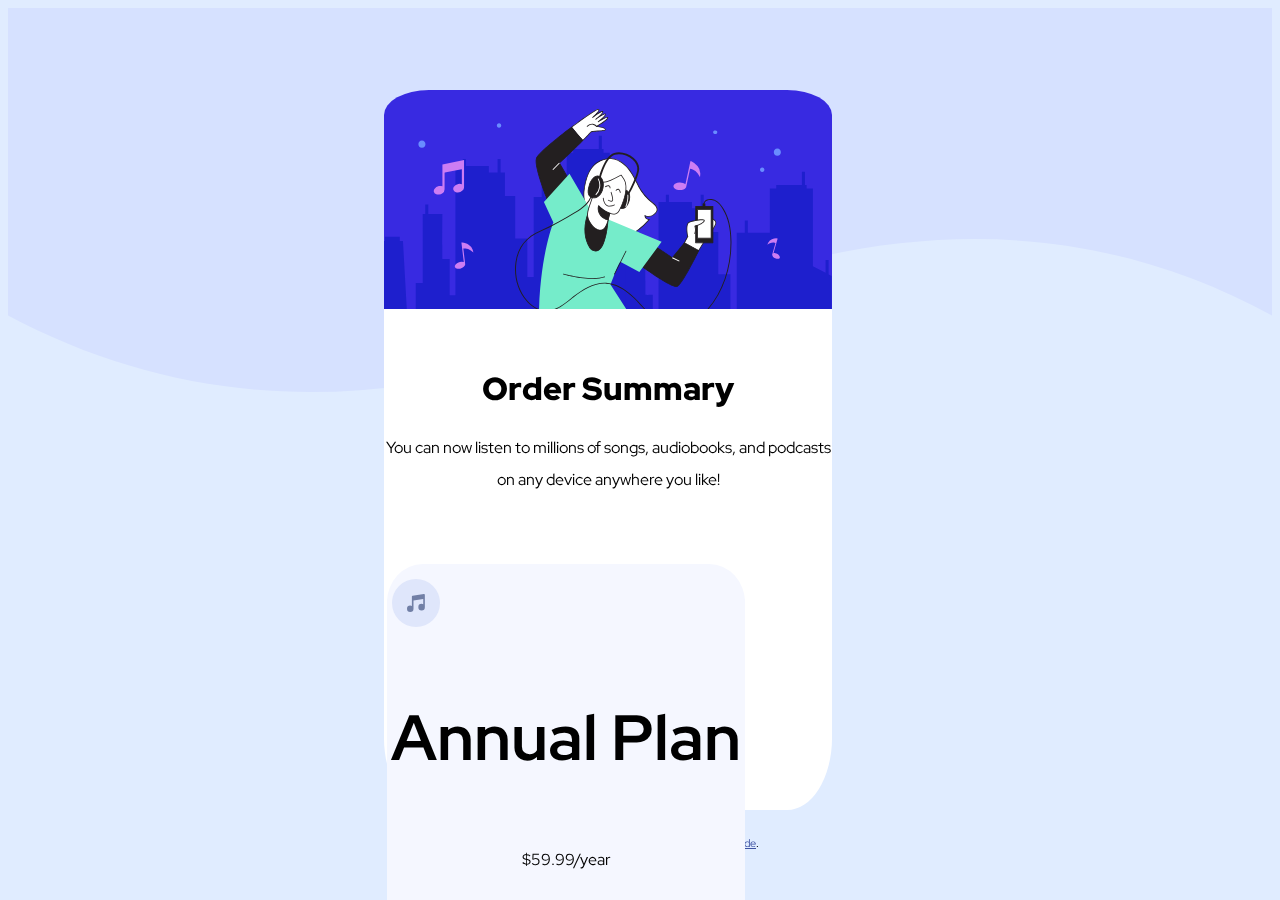
<file: 1 order-summary-component-main/index.html>
<!DOCTYPE html>
<html lang="en">

<head>
  <meta charset="UTF-8">
  <meta name="viewport" content="width=device-width, initial-scale=1.0"> <!-- displays site properly based on user's device -->

  <link rel="icon" type="image/png" sizes="32x32" href="./images/favicon-32x32.png">

  <title>Frontend Mentor | Order summary card</title>

  <!-- bootsrap -->
  <link href="https://cdn.jsdelivr.net/npm/bootstrap@5.1.0/dist/css/bootstrap.min.css" rel="stylesheet" integrity="sha384-KyZXEAg3QhqLMpG8r+8fhAXLRk2vvoC2f3B09zVXn8CA5QIVfZOJ3BCsw2P0p/We" crossorigin="anonymous">
  <script src="https://cdn.jsdelivr.net/npm/bootstrap@5.1.0/dist/js/bootstrap.bundle.min.js" integrity="sha384-U1DAWAznBHeqEIlVSCgzq+c9gqGAJn5c/t99JyeKa9xxaYpSvHU5awsuZVVFIhvj" crossorigin="anonymous"></script>

  <!-- css -->
  <link rel="stylesheet" href="styles.css">

  <!-- Feel free to remove these styles or customise in your own stylesheet 👍 -->

  <!-- font -->
  <link rel="preconnect" href="https://fonts.googleapis.com">
  <link rel="preconnect" href="https://fonts.gstatic.com" crossorigin>
  <link href="https://fonts.googleapis.com/css2?family=Red+Hat+Display&display=swap" rel="stylesheet">

  <style>
    .attribution {
      font-size: 11px;
      text-align: center;
    }

    .attribution a {
      color: hsl(228, 45%, 44%);
    }
  </style>

</head>

<body class="background">


  <section class="dialog-box">
    <img src="images/pattern-background-desktop.svg" alt="background image" class="background-image">

    <div class="container big-box">
      <div class="row justify-content-center">
        <div class="col-12">
          <img class="hero-img" src="images/illustration-hero.svg" alt="hero picture">
        </div>
      </div>

      <div class="row justify-content-center">
        <div class="col-8">
          <h1 class="order-summary"> <strong>Order Summary</strong></h1>
          <p class="order-description">You can now listen to millions of songs, audiobooks, and podcasts on any device anywhere you like!</p>
        </div>
      </div>

      <div class="row justify-content-center">
        <div class="col-12">
          <div class="container pricing">
            <div class="row price-style">
              <div class="col-2">
                <img src="images/icon-music.svg" alt="music" class="music">
              </div>
              <div class="col-7 ">
                <div class="row annual ">
                  <h1 class="annual-plan">Annual Plan</h1>
                </div>
                <div class="row price-per-year">
                  <p >$59.99/year</p>
                </div>
              </div>

              <div class="col-2 change">
                <a href="#" class="change hover">Change</a>
              </div>
            </div>

          </div>
        </div>


        <div class="row justify-content-center payment">
          <div class="col-10">
            <div class="d-grid gap-1">
              <button class="btn btn-primary btn-lg payment-btn hover" type="button">Proceed to Payment
              </button>


            </div>
          </div>

          <div class="row justify-content-center cancel">
            <div class="col-4">

              <a href="#" class="hover"> Cancel Order</a>
            </div>
          </div>
  </section>


</body>
<footer>
  <div class="attribution">
    Challenge by <a href="https://www.frontendmentor.io?ref=challenge" target="_blank">Frontend Mentor</a>.
    Coded by <a href="#">edocode</a>.
  </div>
</footer>

</html>
</file>
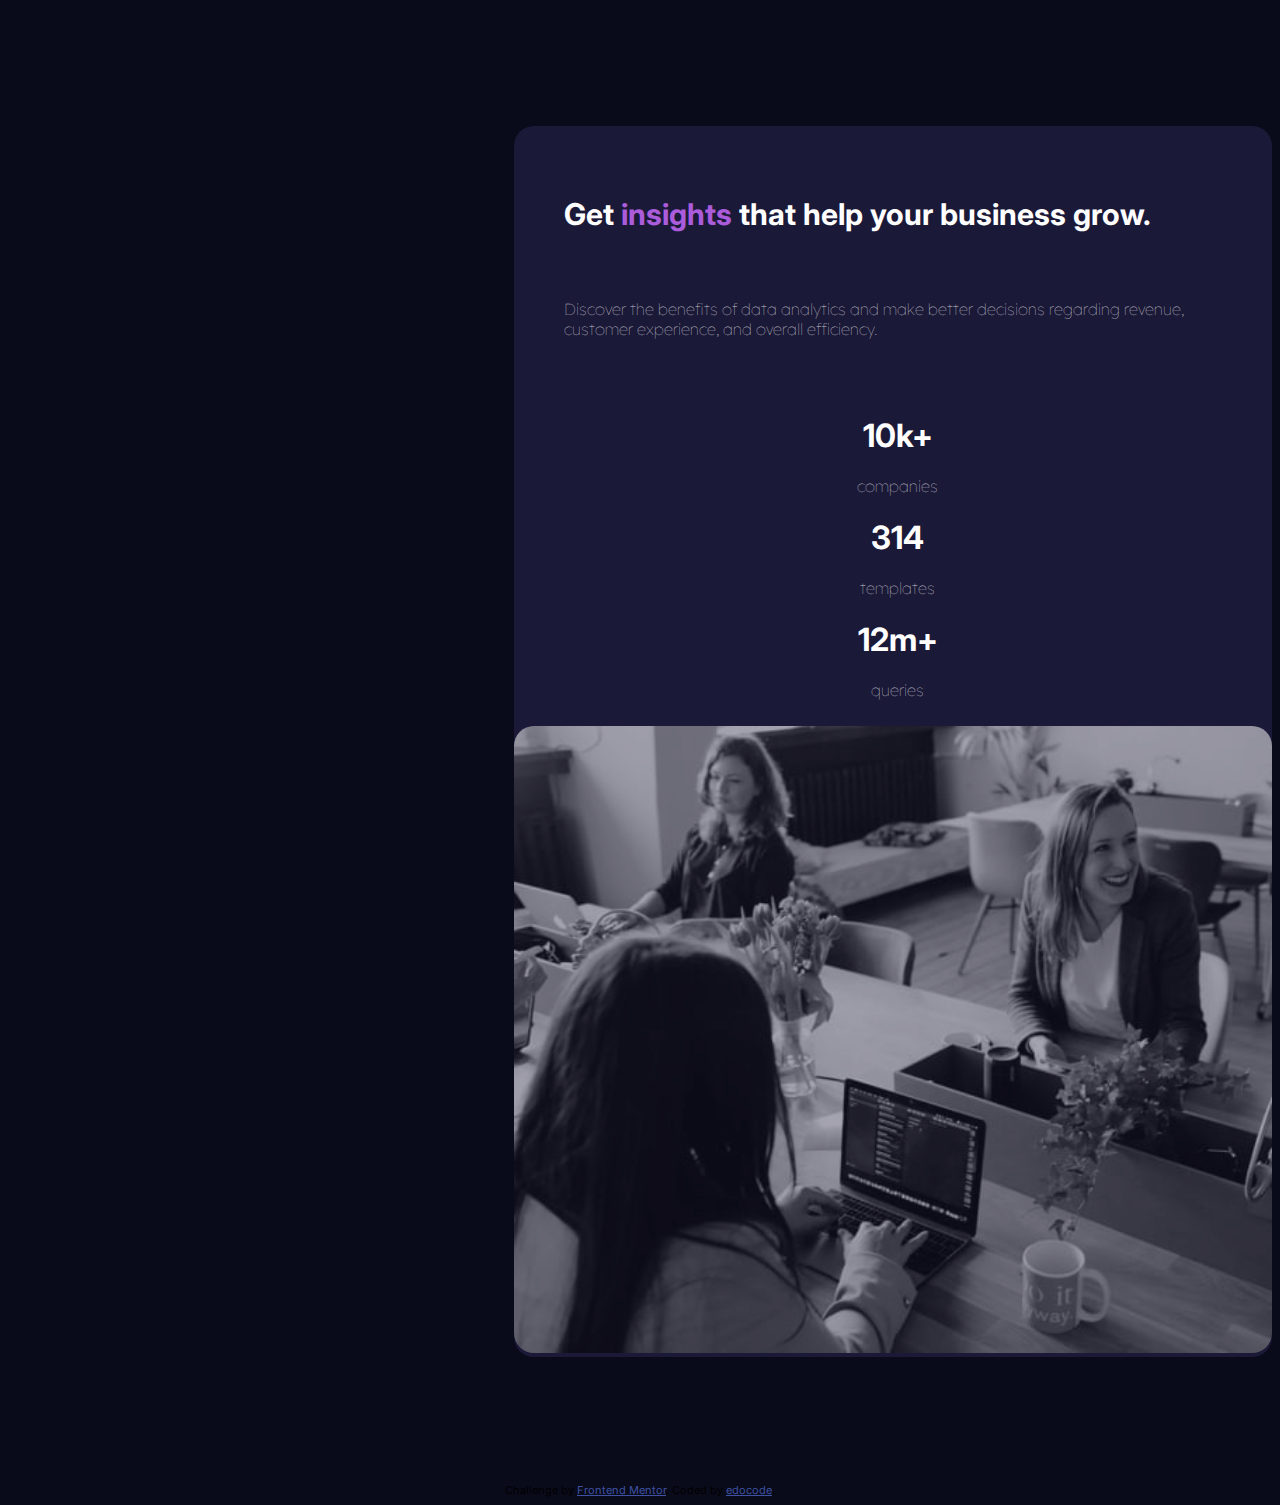
<file: 2 stats-preview-card-component-main/index.html>
<!DOCTYPE html>
<html lang="en">

<head>
  <meta charset="UTF-8">
  <meta name="viewport" content="width=device-width, initial-scale=1.0"> <!-- displays site properly based on user's device -->

  <title>Frontend Mentor | Stats preview card component</title>

  <link rel="icon" type="image/png" sizes="32x32" href="./images/favicon-32x32.png">

  <!-- css -->
  <link rel="stylesheet" href="styles.css">

  <!-- bootstrap -->
  <link href="https://cdn.jsdelivr.net/npm/bootstrap@5.1.0/dist/css/bootstrap.min.css" rel="stylesheet" integrity="sha384-KyZXEAg3QhqLMpG8r+8fhAXLRk2vvoC2f3B09zVXn8CA5QIVfZOJ3BCsw2P0p/We" crossorigin="anonymous">
  <script src="https://cdn.jsdelivr.net/npm/bootstrap@5.1.0/dist/js/bootstrap.bundle.min.js" integrity="sha384-U1DAWAznBHeqEIlVSCgzq+c9gqGAJn5c/t99JyeKa9xxaYpSvHU5awsuZVVFIhvj" crossorigin="anonymous"></script>

  <!-- google font -->
  <link rel="preconnect" href="https://fonts.googleapis.com">
  <link rel="preconnect" href="https://fonts.gstatic.com" crossorigin>
  <link href="https://fonts.googleapis.com/css2?family=Inter:wght@400;700&family=Lexend+Deca&display=swap" rel="stylesheet">

  <!-- Feel free to remove these styles or customise in your own stylesheet 👍 -->
  <style>
    .attribution {
      font-size: 11px;
      text-align: center;
    }

    .attribution a {
      color: hsl(228, 45%, 44%);
    }
  </style>
</head>

<body>
  <section>

    <div class="container">
      <div class="row ">
        <div class="col-md-6 col-sm-12 float-sm-right">
          <div class="row title">
            <h1>Get <span>insights </span> that help your business grow.</h1>
          </div>
          <div class="row title-detail">
            <p> Discover the benefits of data analytics and make better decisions regarding revenue, customer
              experience, and overall efficiency.</p>
          </div>
          <div class="row stat">
            <div class="col-md-4 col-sm-12">
              <h1>10k+</h1>
              <p>companies</p>
            </div>
            <div class="col-md-4 col-sm-12">
              <h1>314</h1>
              <p>templates</p>
            </div>
            <div class="col-md-4 col-sm-12">
              <h1>12m+</h1>
              <p>queries</p>
            </div>
          </div>
        </div>

        <div class=" col-md-6 col-sm-12 right-details float-sm-left">
          <img class=" d-sm-inline-block cover-photo" src="images/image-header-desktop.jpg" alt="working images" id="overlay">

        </div>
      </div>
    </div>


    <div class="attribution">
      Challenge by <a href="https://www.frontendmentor.io?ref=challenge" target="_blank">Frontend Mentor</a>.
      Coded by <a href="#">edocode</a>.
    </div>
  </section>

</body>

</html>
</file>
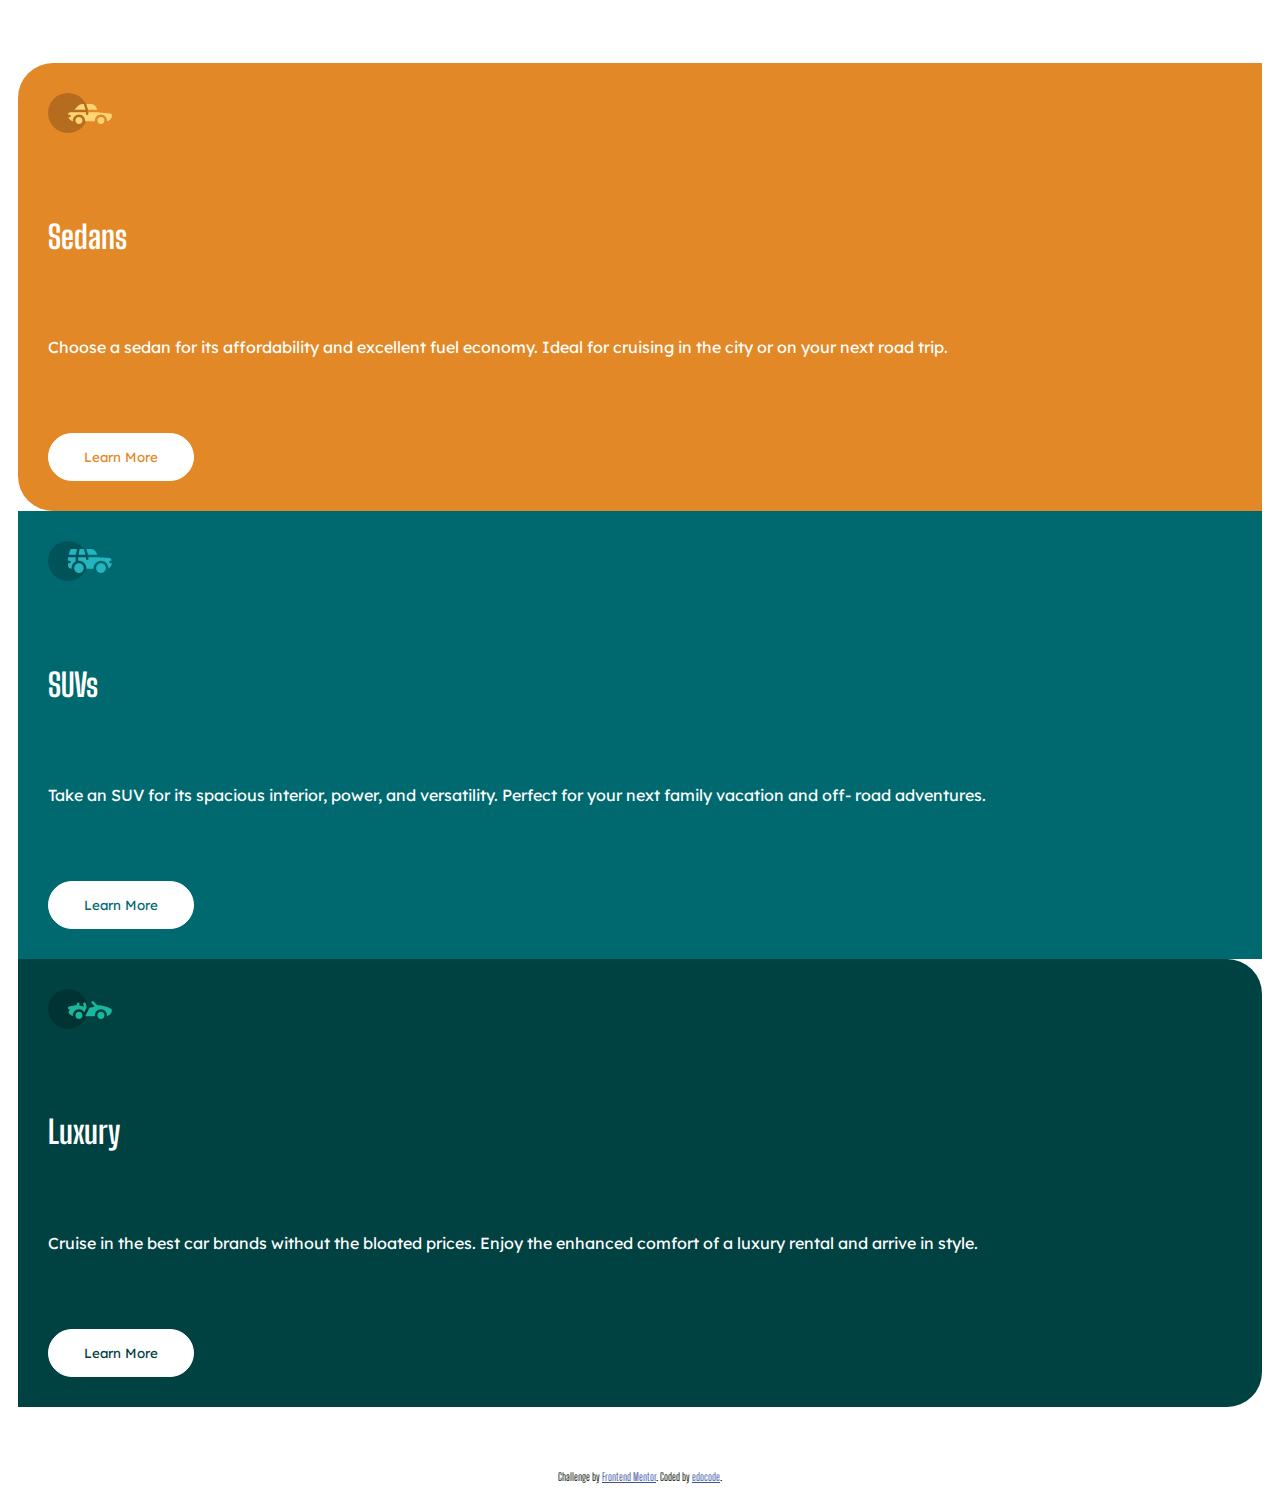
<file: 3 3-column-preview-card-component-main/index.html>
<!DOCTYPE html>
<html lang="en">

<head>
  <meta charset="UTF-8">
  <meta name="viewport" content="width=device-width, initial-scale=1.0"> <!-- displays site properly based on user's device -->

  <link rel="icon" type="image/png" sizes="32x32" href="./images/favicon-32x32.png">

  <link rel="stylesheet" href="styles.css">

  <!-- bootstrap -->
  <link href="https://cdn.jsdelivr.net/npm/bootstrap@5.1.0/dist/css/bootstrap.min.css" rel="stylesheet" integrity="sha384-KyZXEAg3QhqLMpG8r+8fhAXLRk2vvoC2f3B09zVXn8CA5QIVfZOJ3BCsw2P0p/We" crossorigin="anonymous">
  <script src="https://cdn.jsdelivr.net/npm/bootstrap@5.1.0/dist/js/bootstrap.bundle.min.js" integrity="sha384-U1DAWAznBHeqEIlVSCgzq+c9gqGAJn5c/t99JyeKa9xxaYpSvHU5awsuZVVFIhvj" crossorigin="anonymous"></script>


  <!-- google font -->
  <link rel="preconnect" href="https://fonts.googleapis.com">
  <link rel="preconnect" href="https://fonts.gstatic.com" crossorigin>
  <link href="https://fonts.googleapis.com/css2?family=Big+Shoulders+Display:wght@700&family=Lexend+Deca&display=swap" rel="stylesheet">

  <title>Frontend Mentor | 3-column preview card component</title>

  <!-- Feel free to remove these styles or customise in your own stylesheet 👍 -->
  <style>
    .attribution {
      font-size: 11px;
      text-align: center;
    }

    .attribution a {
      color: hsl(228, 45%, 44%);
    }
  </style>
</head>

<body>

  <div class="container">

    <div class="row">
      <div class="col-md-4 col-sm-12 sedan">
        <img src="images/icon-sedans.svg" alt="sedans">
        <h1>Sedans</h1>
        <p> Choose a sedan for its affordability and excellent fuel economy. Ideal for cruising in the city or on your next road trip.
        </p>
        <button class="learn learn-sedan" type="button">Learn More</button>

      </div>

      <div class="col-md-4 col-sm-12 suv">
        <img src="images/icon-suvs.svg" alt="SUVs">
        <h1> SUVs</h1>
        <p> Take an SUV for its spacious interior, power, and   versatility. Perfect for your next family vacation and off- road adventures.</p>
        <button class="learn learn-suv" type="button">Learn More</button>

      </div>



      <div class="col-md-4 col-sm-12 luxury">
        <img src="images/icon-luxury.svg" alt="luxury">
        <h1>Luxury</h1>
        <p> Cruise in the best car brands without the bloated prices.   Enjoy the enhanced comfort of a luxury rental and arrive in   style.</p>
        <button class="learn learn-luxury" type="button">Learn More</button>
      </div>
    </div>

  </div>


  <div class="attribution">
    Challenge by <a href="https://www.frontendmentor.io?ref=challenge" target="_blank">Frontend Mentor</a>.
    Coded by <a href="#">edocode</a>.
  </div>
</body>

</html>
</file>
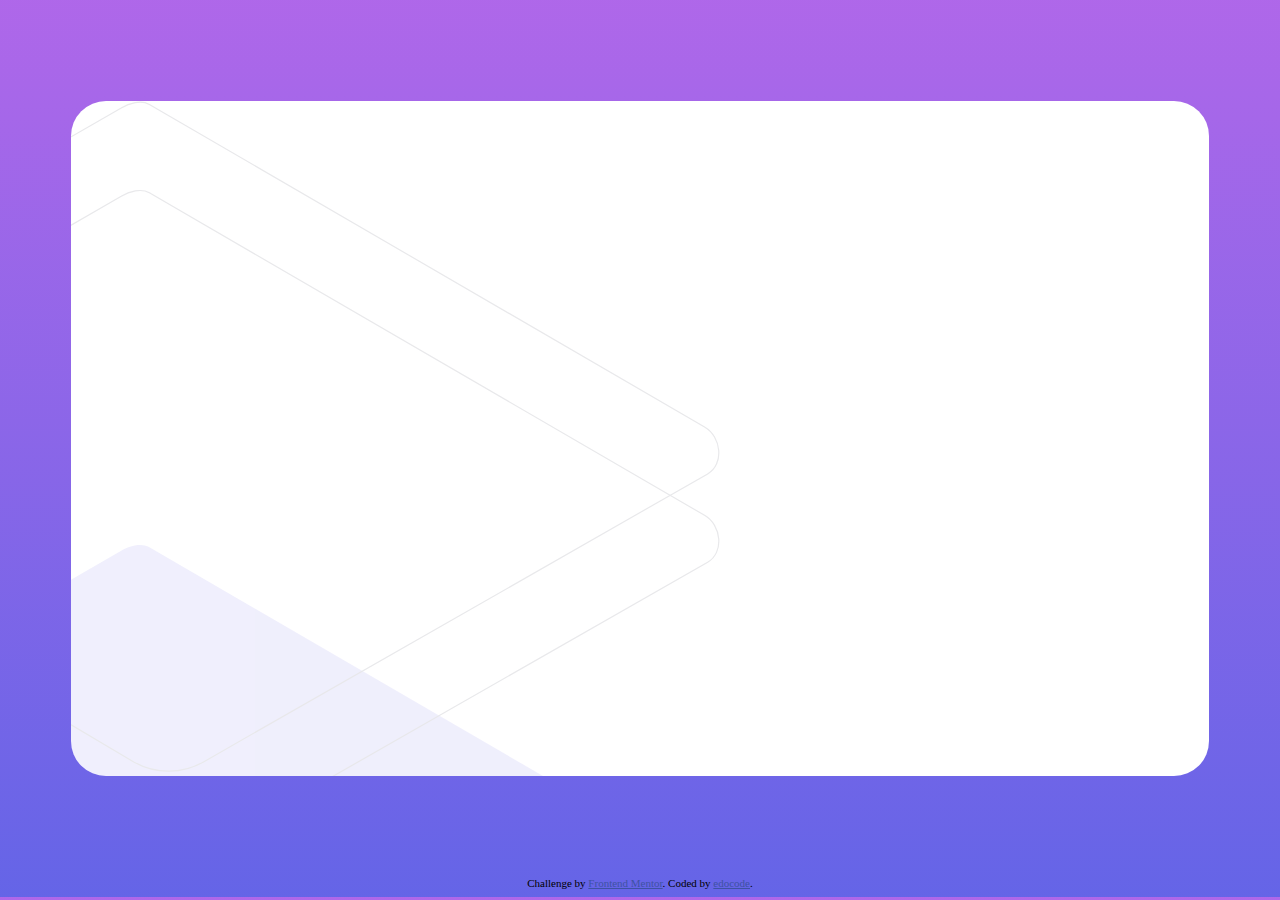
<file: 4 faq-accordion-card-main/index.html>
<!DOCTYPE html>
<html lang="en">

<head>
  <meta charset="UTF-8">
  <meta name="viewport" content="width=device-width, initial-scale=1.0"> <!-- displays site properly based on user's device -->

  <link rel="icon" type="image/png" sizes="32x32" href="./images/favicon-32x32.png">

  <!-- css -->
  <link rel="stylesheet" href="styles.css">

  <!-- font -->
  <link rel="preconnect" href="https://fonts.googleapis.com">
  <link rel="preconnect" href="https://fonts.gstatic.com" crossorigin>
  <link href="https://fonts.googleapis.com/css2?family=Kumbh+Sans:wght@400;700&display=swap" rel="stylesheet">


  <!-- bootstrap -->
  <link href="https://cdn.jsdelivr.net/npm/bootstrap@5.1.0/dist/css/bootstrap.min.css" rel="stylesheet" integrity="sha384-KyZXEAg3QhqLMpG8r+8fhAXLRk2vvoC2f3B09zVXn8CA5QIVfZOJ3BCsw2P0p/We" crossorigin="anonymous">
  <script src="https://cdn.jsdelivr.net/npm/bootstrap@5.1.0/dist/js/bootstrap.bundle.min.js" integrity="sha384-U1DAWAznBHeqEIlVSCgzq+c9gqGAJn5c/t99JyeKa9xxaYpSvHU5awsuZVVFIhvj" crossorigin="anonymous"></script>


  <title>Frontend Mentor | FAQ Accordion Card</title>

  <!-- Feel free to remove these styles or customise in your own stylesheet 👍 -->
  <style>
    .attribution {
      font-size: 11px;
      text-align: center;
    }

    .attribution a {
      color: hsl(228, 45%, 44%);
    }
  </style>
</head>

<body>

  <!-- <img src="images/illustration-box-desktop.svg" alt="desktop-box" class="desktop-box"> -->
  <div class="container big-container">
    <div class="row">
      <div class="col-6 left details">
        <img src="images/bg-pattern-desktop.svg" alt="background" class="bg1">
        <img src="images/illustration-woman-online-desktop.svg" alt="woman at desktop" class="bg2">

      </div>
      <div class="col-6">
        <h1 class="faq">FAQ</h1>

        <div class="container">
          <div class="row ">
            <div class="col-10 question">
              How many team members can I invite?
            </div>
            <div class="col-2">
              <img src="images/icon-arrow-down.svg" alt="arrow down" class="arrow" >
            </div>
            <div class="row ">
              <div class="col answer">
                <p>You can invite up to 2 additional users on the Free plan. There is no limit on team members for the Premium plan. </p></div>

            </div>
          </div>
          <hr>
        </div>

        <div class="container">
          <div class="row ">
            <div class="col-10 question">
              What is the maximum file upload size?
            </div>
            <div class="col-2">
              <img src="images/icon-arrow-down.svg" alt="arrow down" class="arrow">
            </div>
            <div class="row ">
              <div class="col answer">
                <p>No more than 2GB. All files in your account must fit your allotted storage space. </p></div>
            </div>
          </div>
          <hr>
        </div>

        <div class="container">
          <div class="row ">
            <div class="col-10 question">
              How do I reset my password? </div>
            <div class="col-2">
              <img src="images/icon-arrow-down.svg" alt="arrow down" class="arrow">
            </div>
            <div class="row ">
              <div class="col answer">
                <p>Click “Forgot password” from the login page or “Change password” from your profile page. A reset link will be emailed to you. </p></div>
            </div>
          </div>
          <hr>
        </div>

        <div class="container">
          <div class="row ">
            <div class="col-10 question">
              Can I cancel my subscription? </div>
            <div class="col-2">
              <img src="images/icon-arrow-down.svg" alt="arrow down" class="arrow">
            </div>
            <div class="row ">
              <div class="col answer">
                <p>Yes! Send us a message and we’ll process your request no questions asked. </p></div>
            </div>
          </div>
          <hr>
        </div>

        <div class="container">
          <div class="row ">
            <div class="col-10 question">
              Do you provide additional support? </div>
            <div class="col-2">
              <img src="images/icon-arrow-down.svg" alt="arrow down" class="arrow">
            </div>
            <div class="row " >
              <div class="col answer">
                <p>Chat and email support is available 24/7. Phone lines are open during normal business hours</p> </div>
            </div>
          </div>
          
        </div>
      </div>
    </div>
  </div>



  <div class="attribution">
    Challenge by <a href="https://www.frontendmentor.io?ref=challenge" target="_blank">Frontend Mentor</a>.
    Coded by <a href="#">edocode</a>.
  </div>

  <script type="text/javascript" src="app.js">

  </script>
</body>

</html>
</file>
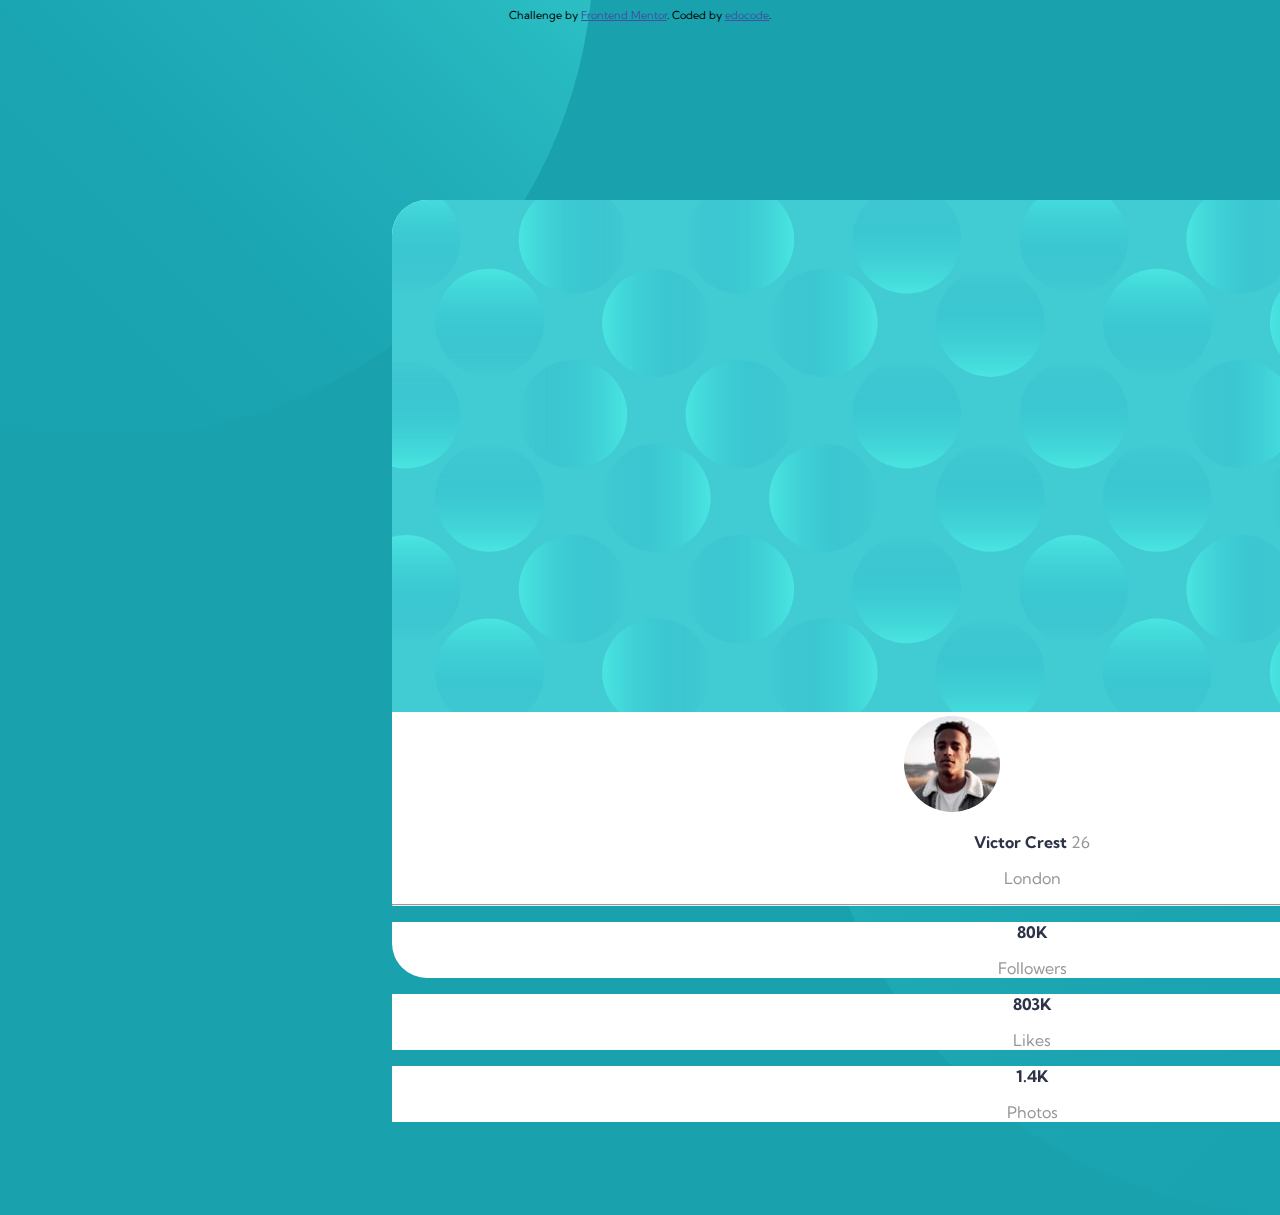
<file: 5 profile-card-component-main/index.html>
<!DOCTYPE html>
<html lang="en">

<head>
  <meta charset="UTF-8">
  <meta name="viewport" content="width=device-width, initial-scale=1.0"> <!-- displays site properly based on user's device -->

  <link rel="icon" type="image/png" sizes="32x32" href="./images/favicon-32x32.png">

  <!-- bootstrap cdn -->
  <link href="https://cdn.jsdelivr.net/npm/bootstrap@5.1.0/dist/css/bootstrap.min.css" rel="stylesheet" integrity="sha384-KyZXEAg3QhqLMpG8r+8fhAXLRk2vvoC2f3B09zVXn8CA5QIVfZOJ3BCsw2P0p/We" crossorigin="anonymous">
  <script src="https://cdn.jsdelivr.net/npm/bootstrap@5.1.0/dist/js/bootstrap.bundle.min.js" integrity="sha384-U1DAWAznBHeqEIlVSCgzq+c9gqGAJn5c/t99JyeKa9xxaYpSvHU5awsuZVVFIhvj" crossorigin="anonymous"></script>

  <!-- googole font -->
  <link rel="preconnect" href="https://fonts.googleapis.com">
  <link rel="preconnect" href="https://fonts.gstatic.com" crossorigin>
  <link href="https://fonts.googleapis.com/css2?family=Kumbh+Sans:wght@400;700&display=swap" rel="stylesheet">

  <!-- css -->
  <link rel="stylesheet" href="styles.css">

  <title>Frontend Mentor | Profile card component</title>

  <!-- Feel free to remove these styles or customise in your own stylesheet 👍 -->
  <style>
    .attribution {
      font-size: 11px;
      text-align: center;
    }

    .attribution a {
      color: hsl(228, 45%, 44%);
    }
  </style>
</head>

<body>
  <img src="images/bg-pattern-top.svg" alt="top image" class="top-image">
  <img src="images/bg-pattern-bottom.svg" alt="bottom image" class="bottom-image">

  <div class="container big-container">
    <div class="row">
      <div class="col-6 box upper">
        <img src="images/bg-pattern-card.svg" alt="pattern-image" class="pattern-image upper">
      </div>
    </div>

    <div class="row">
      <div class="col-6 box">
        <img src="images/image-victor.jpg" alt="victor" class="profile-pic">

        <div class="info">

          <p><strong style="color:hsl(229, 23%, 23%);">Victor Crest </strong></span>26</span> </p>

          <p class="location">London</p>
        </div>
        <hr>


      </div>
    </div>
    <div class="row">


      <div class="col-2 small-box left-lower" >
        <p class="numbers"> 80K </p>
        <p class="numbers-detail">Followers  </p>

      </div>
      <div class="col-2 small-box">
        <p class="numbers"> 803K </p>
        <p class="numbers-detail">Likes </p>

      </div>
      <div class="col-2 small-box right-lower">
        <p class="numbers">  1.4K </p>
        <p class="numbers-detail"> Photos</p>

      </div>
    </div>
  </div>









  <div class="attribution">
    Challenge by <a href="https://www.frontendmentor.io?ref=challenge" target="_blank">Frontend Mentor</a>.
    Coded by <a href="#">edocode</a>.
  </div>
</body>

</html>
</file>
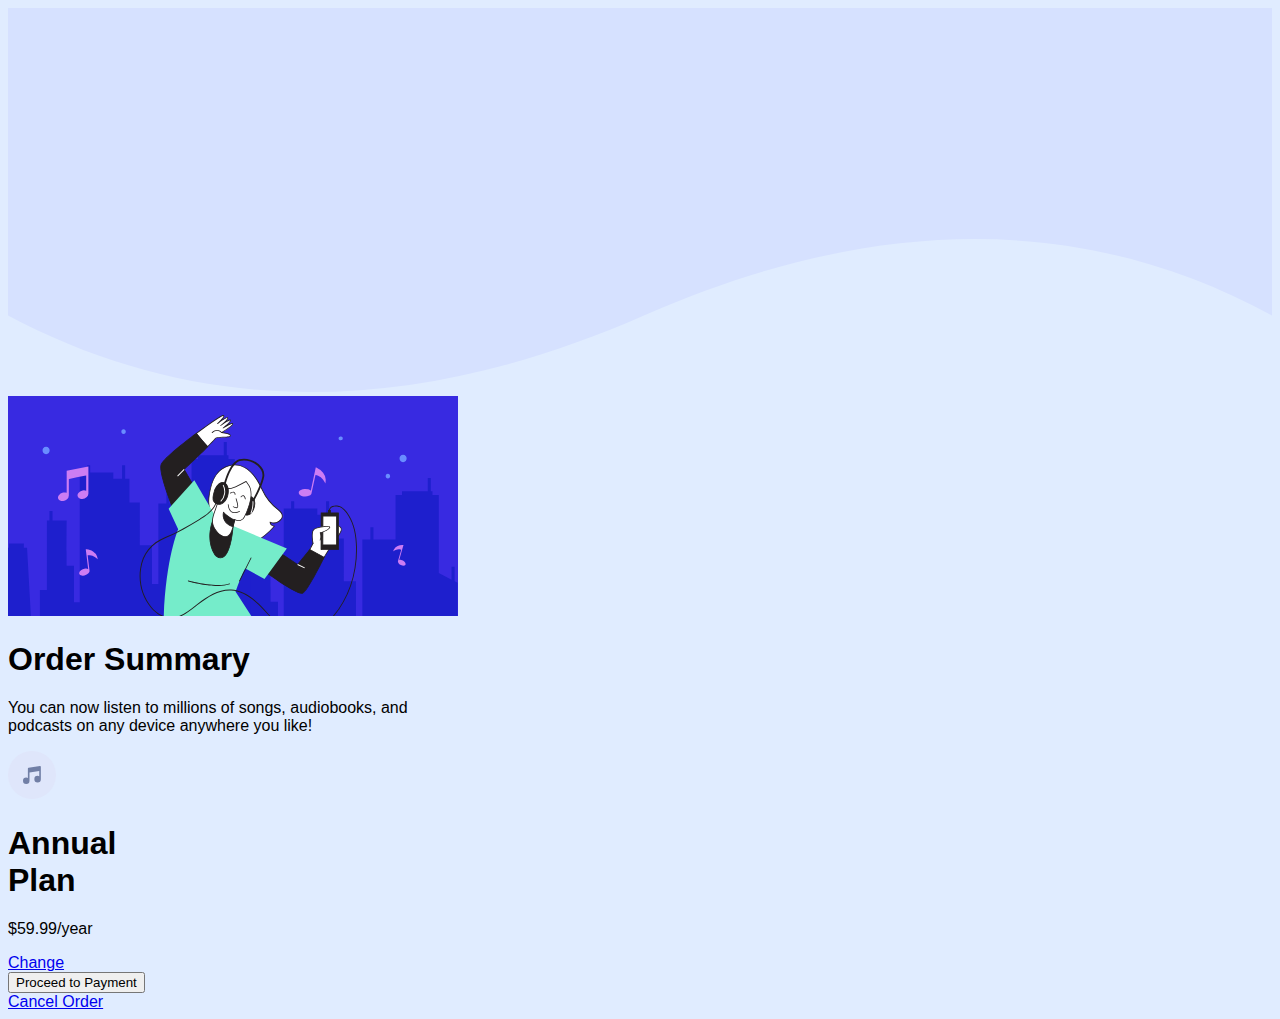
<file: 1 order-summary-component-main/index3.html>
<!DOCTYPE html>
<html lang="en" dir="ltr">

<head>
  <meta charset="utf-8">
  <title>Order Summary</title>

  <!-- bootsrap -->
  <link href="https://cdn.jsdelivr.net/npm/bootstrap@5.1.0/dist/css/bootstrap.min.css" rel="stylesheet" integrity="sha384-KyZXEAg3QhqLMpG8r+8fhAXLRk2vvoC2f3B09zVXn8CA5QIVfZOJ3BCsw2P0p/We" crossorigin="anonymous">
  <script src="https://cdn.jsdelivr.net/npm/bootstrap@5.1.0/dist/js/bootstrap.bundle.min.js" integrity="sha384-U1DAWAznBHeqEIlVSCgzq+c9gqGAJn5c/t99JyeKa9xxaYpSvHU5awsuZVVFIhvj" crossorigin="anonymous"></script>

  <!-- css -->
<link rel="stylesheet" href="styles.css">
</head>

<body class="background">
  <img src="images/pattern-background-desktop.svg" alt="background image" class="background-image">

  <section class="dialog-box" >

    <div class="container">
      <div class="row justify-content-center">
        <div class="col-4">
          <img src="images/illustration-hero.svg" alt="hero picture">
        </div>
      </div>

      <div class="row justify-content-center">
        <div class="col-4">
          <h1>Order Summary</h1>
          <p>You can now listen to millions of songs, audiobooks, and podcasts on any device anywhere you like!</p>
        </div>
      </div>

      <div class="row justify-content-center">
        <div class="col-4">
          <section>
            <div class="container">
              <div class="row">
                <div class="col-2">
                  <img src="images/icon-music.svg" alt="">
                </div>
                <div class="col-8">
                  <div class="row">
                    <h1>Annual Plan</h1>
                  </div>
                  <div class="row">
                    <p>$59.99/year</p>
                  </div>
                </div>

                <div class="col-2">
                  <a href="#">Change</a>
                </div>
              </div>
          </section>
        </div>
      </div>


      <div class="row justify-content-center">
        <div class="col-4">
          <button type="submit">Proceed to Payment
          </button>
        </div>
      </div>

      <div class="row justify-content-center">
        <div class="col-4">

          <a href="#"> Cancel Order</a>
        </div>
      </div>
  </section>






</body>

</html>
</file>
<file: 1 order-summary-component-main/styles.css>
body {
  font-family: "Red Hat Display", sans-serif;
}

.background {
  background-color: #e0ecff;
  position: relative;
  z-index: 0;
}

.background-image {
  width: 100%;
}


.price-style {
  background-color: hsl(225, 100%, 98%) !important;
  border-radius: 10%;
}

.big-box {
  border-radius: 10%;
  background-color: white;
  position: fixed;
  z-index: 1;
  top: 10%; bottom: 10%;
  left: 30%;
  width: 80%;
}

.hero-img {
  object-fit: cover;
  width: 100%;
  padding-bottom: 2rem;
  border-radius: 10%;
}

/* h1 .order {
  display: inline;
  font-size: 16px;
  text-align: center;
  font-weight: bolder;
} */

.order-summary {
  text-align: center;
  font-size: 2rem;
  font-weight: bolder;
}

.order-description {
  text-align: center;
  margin-top: 1rem;
  margin-bottom: 3rem;
  font-size: 1rem;
  line-height: 2rem;
}

.music {
  padding: 15px 0px 10px 5px;
}

.annual {
  text-align: center;
  padding: 3px 3px;
  font-size: 2rem;
}

.annual-plan{
  text-align: center;
}


.price-per-year{
  text-align: center;
}

.change {
  padding-top: 10px;
}

.pricing {
  width: 80%;
  padding: 10px 10px 20px 10px;
}

.payment {
  padding: 3px 0 10px 0;
  border-radius: 50%;
  margin: 10px 5px 70px 0;
}

.payment-btn {
  box-shadow: 0 2px 20px hsl(245, 75%, 52%);
  font-size: 2rem;
}

.cancel {
  border-radius: 50%;
  padding: 25px;
  text-align: center;
  color: hsl(224, 23%, 55%);
}

footer {
  position: fixed;
  text-align: center;
  margin: 20px 0;
  bottom: 5%;
  left: 40%;
}

.hover:hover {
  color: hsl(224, 23%, 55%);
}

@media screen and (min-width: 375px) {
  .container {
    width: 35%;
    padding: 0;
  }


  .music {
    padding: 15px 1px 10px 5px ;
  }

  .annual {
    text-align: left;
    padding: 10px 3px;
  }

  .change{
    padding-top: 30px;
    padding-right: 30px;
    font-weight: bold;
    font-size: 1.5rem;
  }



  .pricing {
    width: 80%;
    padding:20px 3px 20px 3px;
  }


  footer {
    position: fixed;
    text-align: center;
    margin: 100px 0 0;
    bottom: 50px;
    left: 40%;
  }
}
</file>
<file: 2 stats-preview-card-component-main/styles.css>
html {
  background-color: hsl(233, 47%, 7%);
}

section {
  background-color: hsl(233, 47%, 7%);
  font-family: 'Inter', sans-serif, 'Lexend Deca', sans-serif;
}

.container {
  background-color: hsl(244, 38%, 16%);
  margin: 10% 40%;
  width: 60%;
  border-radius: 20px;
}

h1 {
  font-family: 'Inter', sans-serif;
  color: hsl(0, 0%, 100%);
  font-weight: 700;
}

p {
  font-family: 'Lexend Deca', sans-serif;
  color: hsla(0, 0%, 100%, 0.75);
  font-weight: lighter;
}

span {
  color: hsl(277, 64%, 61%);
}

.left-details {
  padding: 10px 0 10px 15px;
}

.title {
  padding: 50px 50px 10px;
  font-size: 15px;
}

.title-detail {
  padding: 20px 50px;
}

.stat {
  padding: 20px 5px 10px 15px;
  text-align: center;
}

.right-details {
  padding-right: 0 !important;
  width: 100%;
  position: relative;
}

.cover-photo {
  object-fit: cover;
  width: 100%;
  height: 100%;
  border-radius: 20px;
}

#overlay {
  background-color: hsl(277, 64%, 61%);
  width: 100%;
  opacity: 60%;
}

@media only screen and min-width: 375px {
  .cover-photo {
    position: fixed;
    object-fit: cover;
    width: 100%;
  }




  .stat {
    display: grid;
  }

  .col-4 {
    display: inline-block;
    padding: 10px 10px;
    height: 10%;
  }

  .container {
    width: 70%;
  }
}
</file>
<file: 3 3-column-preview-card-component-main/styles.css>
body {
  font-family: 'Big Shoulders Display', cursive, 'Lexend Deca', sans-serif;
}

.container {
  margin: 5% 10px;
}

.row{
  border-radius: 35px;

}

img {
  padding: 30px 30px;
}

h1 {
  padding: 30px 30px;
  font-family: 'Big Shoulders Display', cursive;
  color: white;
}

p {
  padding: 30px 30px;
  font-family: 'Lexend Deca', sans-serif;
  color: white;
}

.learn {
  padding: 15px 35px;
  margin: 30px 30px;
  color: white;
  border-radius: 35px;
  border: 1px solid white;
  background-color: white;
  font-family: 'Lexend Deca', sans-serif;
}

.learn-sedan {
  color: hsl(31, 77%, 52%);
}

.learn-sedan:hover{
  background-color: hsl(31, 77%, 52%);
  color: white;
}

.learn-suv {
  color: hsl(184, 100%, 22%)
}

.learn-suv:hover{
  background-color: hsl(184, 100%, 22%);
   color: white;
}

.learn-luxury {
  color: hsl(179, 100%, 13%);
}

.learn-luxury:hover{
  background-color: hsl(179, 100%, 13%);
   color: white;
}

.sedan {
  background-color: hsl(31, 77%, 52%);
  border-radius: 35px 0 0 35px;
}

.suv {
  background-color: hsl(184, 100%, 22%);
}

.luxury {
  background-color: hsl(179, 100%, 13%);
  border-radius:0 35px 35px 0;
}
</file>
<file: 4 faq-accordion-card-main/styles.css>
body {
  font-family: font-family: 'Kumbh Sans', sans-serif;
  background-image: linear-gradient(to bottom, hsl(273, 75%, 66%), hsl(240, 73%, 65%));
}

.big-container {
  margin: 8% 5%;
  height: 75vh;
  background-color: white;
  border-radius: 35px;
  overflow: hidden;
}

.desktop-box {
  position: relative;
  z-index: 3;
  overflow: visible;
top: -50%; left:10%;
}

.bg1 {
  position: relative;
  z-index: 1;
  top: 5%;
  left: -43%;
  width: 100%;
}

.bg2 {
  position: relative;
  z-index: 2;
  top: -50%;
  left: -30%;
  width: 100%;
}

.faq{
  padding: 15px 15px 0 25px;
  font-family: "Kumbh Sans", sans-serif;
  font-weight: 700;
}

.question{
  font-family: "Kumbh Sans", sans-serif;"
  font-weight: 700;
  font-size: 20px;
  color: hsl(240, 6%, 50%)
  padding: 20px 0;
}

.question:hover{
  color: hsl(14, 88%, 65%);
  cursor: pointer;
}

.arrow{
  width: 25px;
  height:20px;
}

.arrow:hover{
  cursor: pointer;
}

hr{
  border: 1px solid hsl(240, 5%, 91%);
}

.answer{
  font-family: "Kumbh Sans", sans-serif;"
  font-weight: 400;
  font-size: 15px;
display: none;
 padding: 10px;
  color: hsl(240, 6%, 50%)

}
</file>
<file: 5 profile-card-component-main/styles.css>
body {
  font-family: 'Kumbh Sans', sans-serif;
  background-color: hsl(185, 75%, 39%);
}

.top-image {
  position: absolute;
  z-index: -1;
  left: -30%;
  top: -60%;
}

.bottom-image {
  position: absolute;
  z-index: -1;
  right: -40%;
  bottom: -35%;
}

.pattern-image {
  object-fit: contain;
  width: 100%;
}

.big-container {
  margin: 15% 30%;
  position: fixed;
  z-index: 1;
  width: 100%;
}

.upper{
  border-radius: 35px 35px 0 0;
}

.profile-pic {
  border-radius: 50%;
  position: relative;
  z-index: 1;
  left: 40%;
  top: -30%;
}

.info {
  text-align: center;
  font-family: "Kumbh Sans", sans-serif;
  color: hsl(0, 0%, 59%)
}

.box {
  background-color: white;
  padding: 0;
}

.small-box {
  background-color: white;
  text-align: center;
  font-family: "Kumbh Sans", sans-serif;
  overflow: visible;
}

.numbers {
  font-family: "Kumbh Sans", sans-serif;
  font-weight: 700;
  color: hsl(229, 23%, 23%);
  margin-bottom: 0px;
}

.numbers-detail {
  font-family: "Kumbh Sans", sans-serif;
  font-weight: 400;
  color: hsl(0, 0%, 59%);
  padding-top: 0px;
}

.left-lower {
  border-radius: 0 0 0 35px;
}

.right-lower {
  border-radius: 0 0 35px 0;
}


@media only screen and (max-width: 375px) {
  .top-image {
    position: absolute;
    z-index: -1;
    left: -700px;
  }

  .big-container{
    top:200px;
  }

  .profile-pic {
    border-radius: 50%;
    position: relative;
    z-index: 1;
    left: 30%;
    top: -30%;
  }

  .bottom-image {
    position: absolute;
    z-index: -1;
    right: -700px;
    bottom: -400px;
  }

}
</file>
